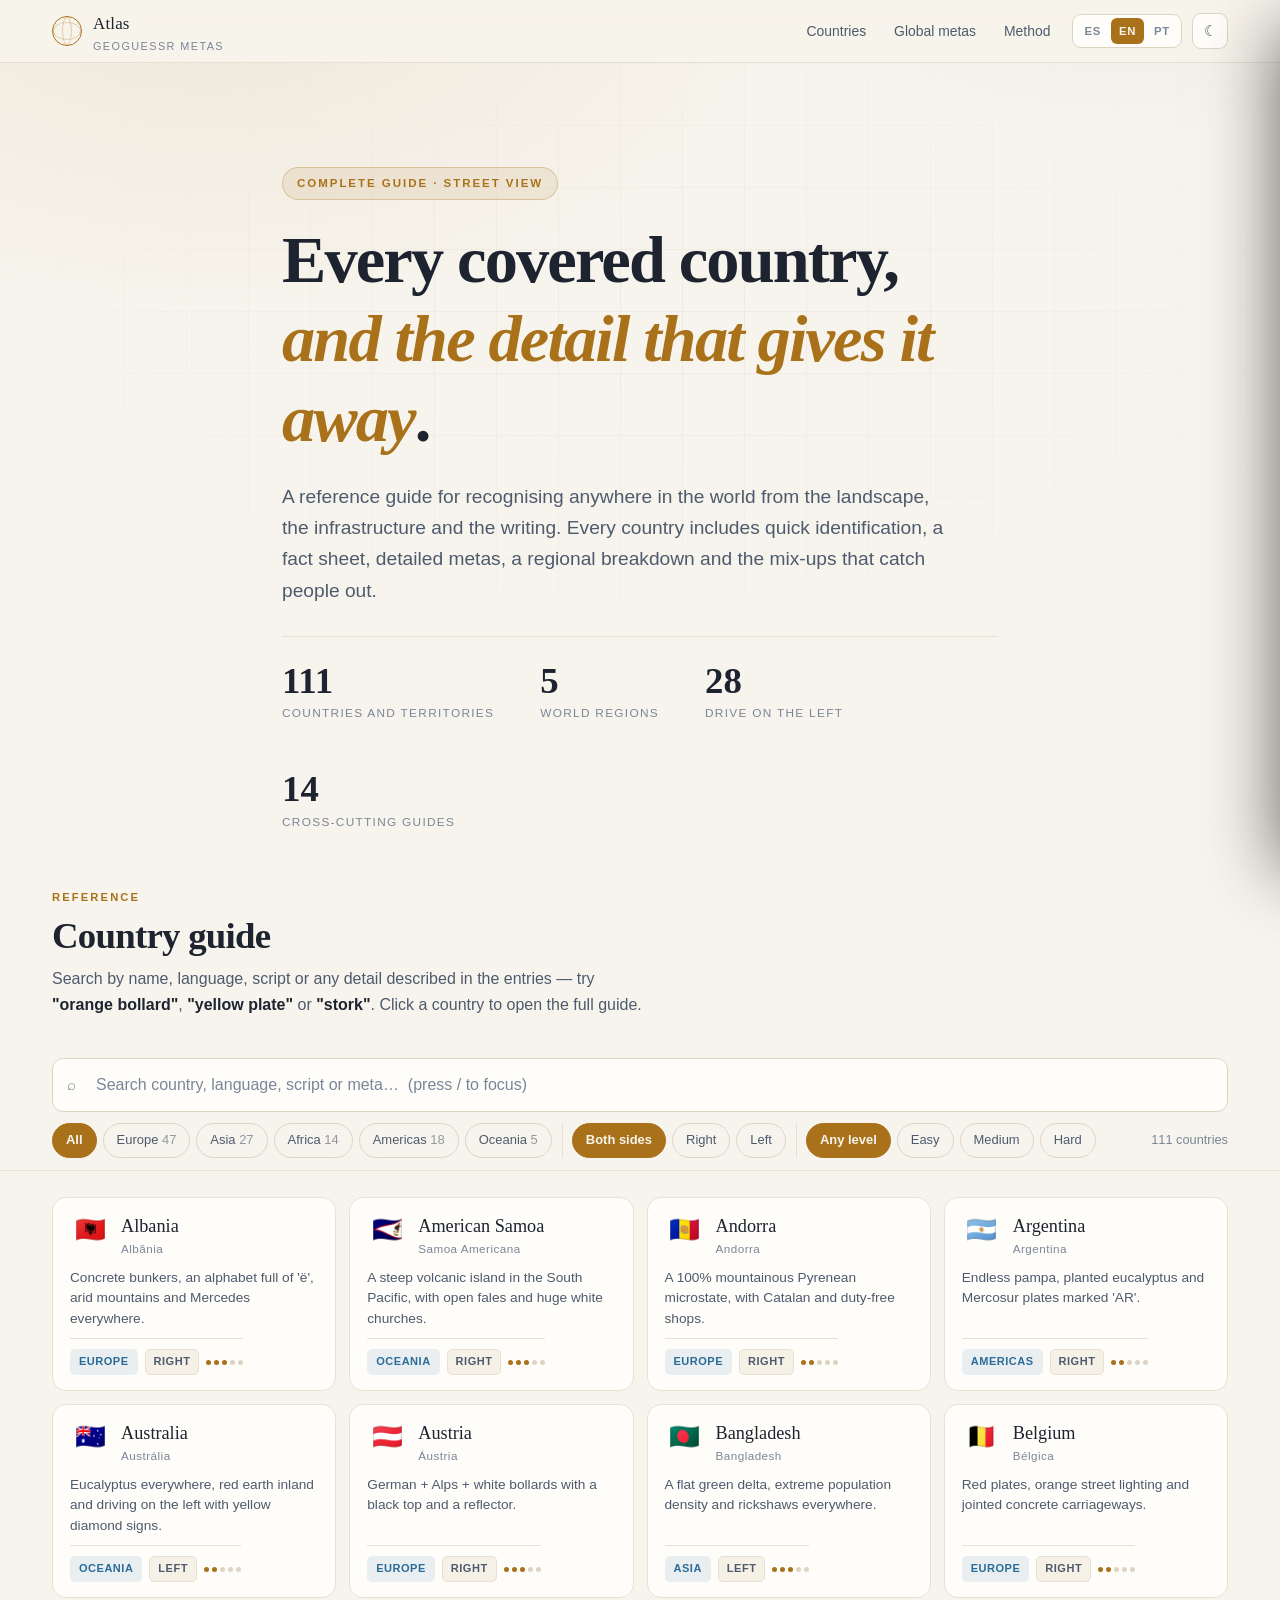
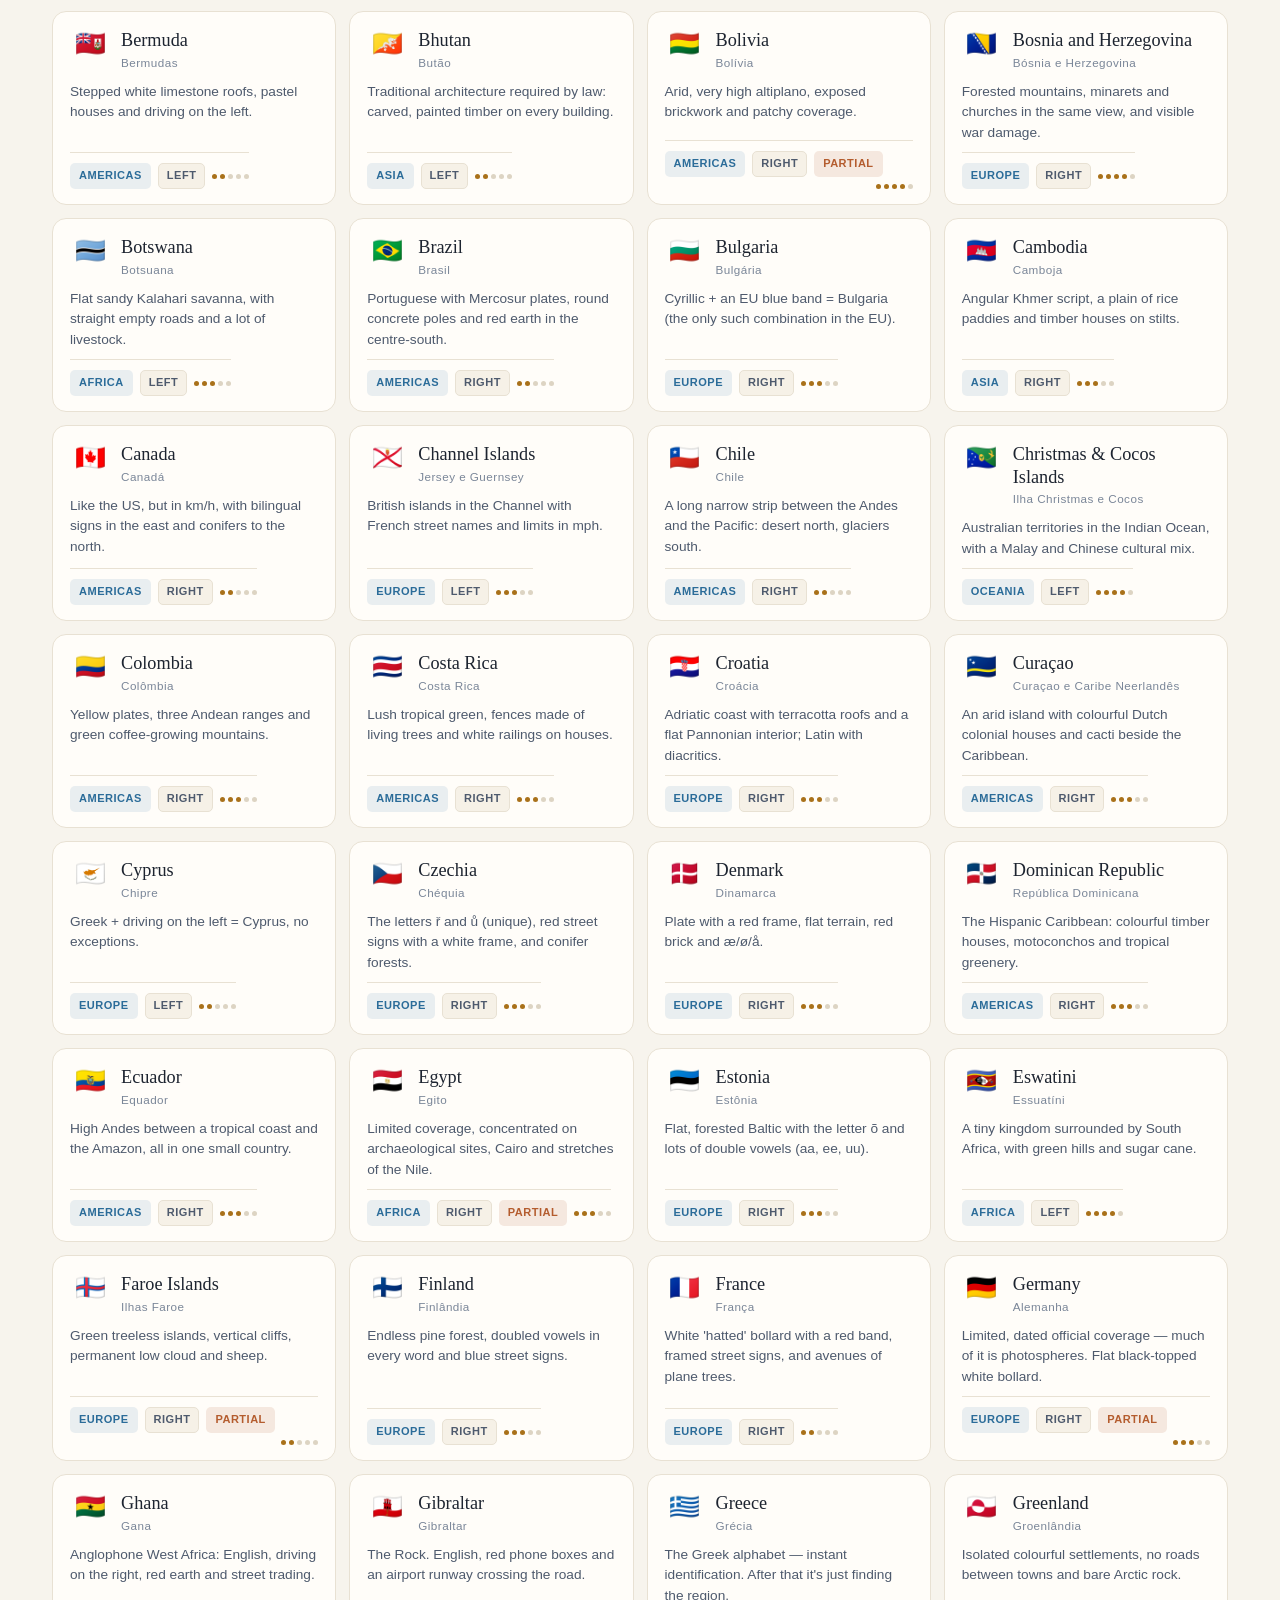
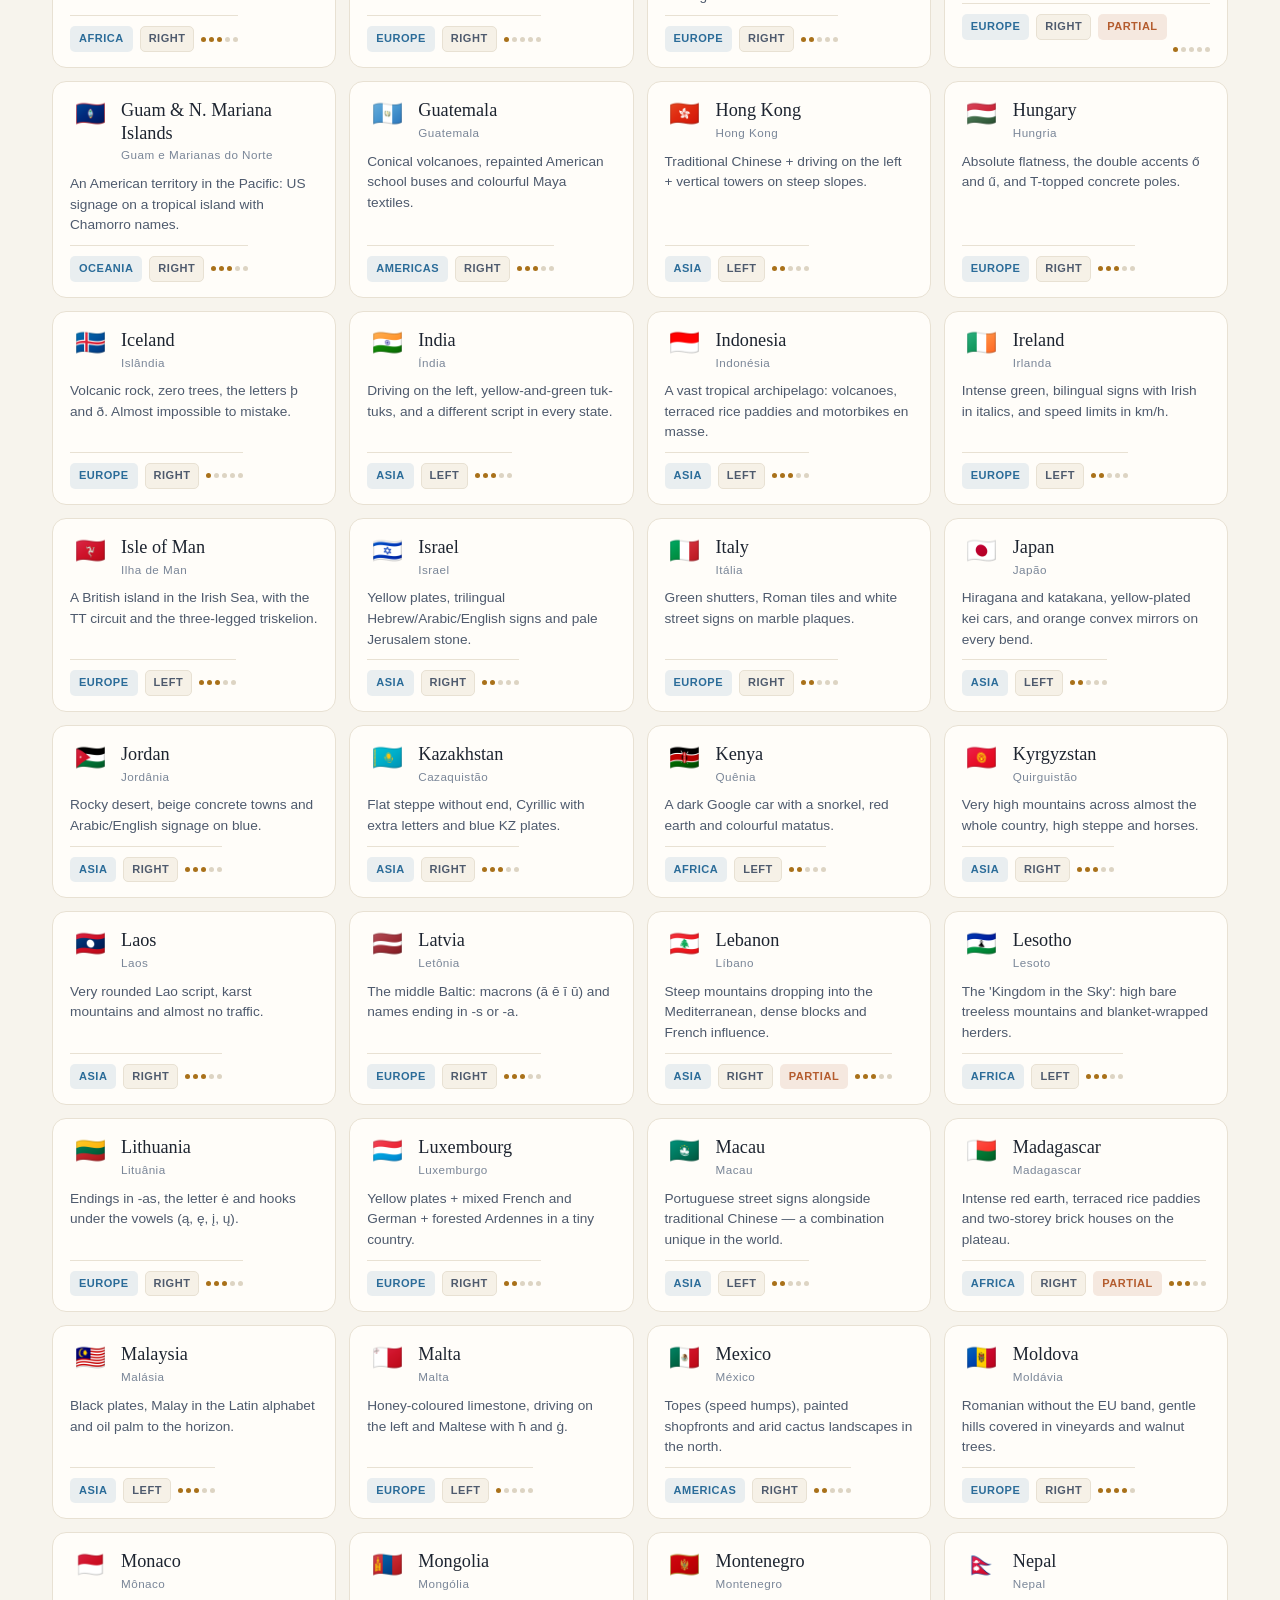
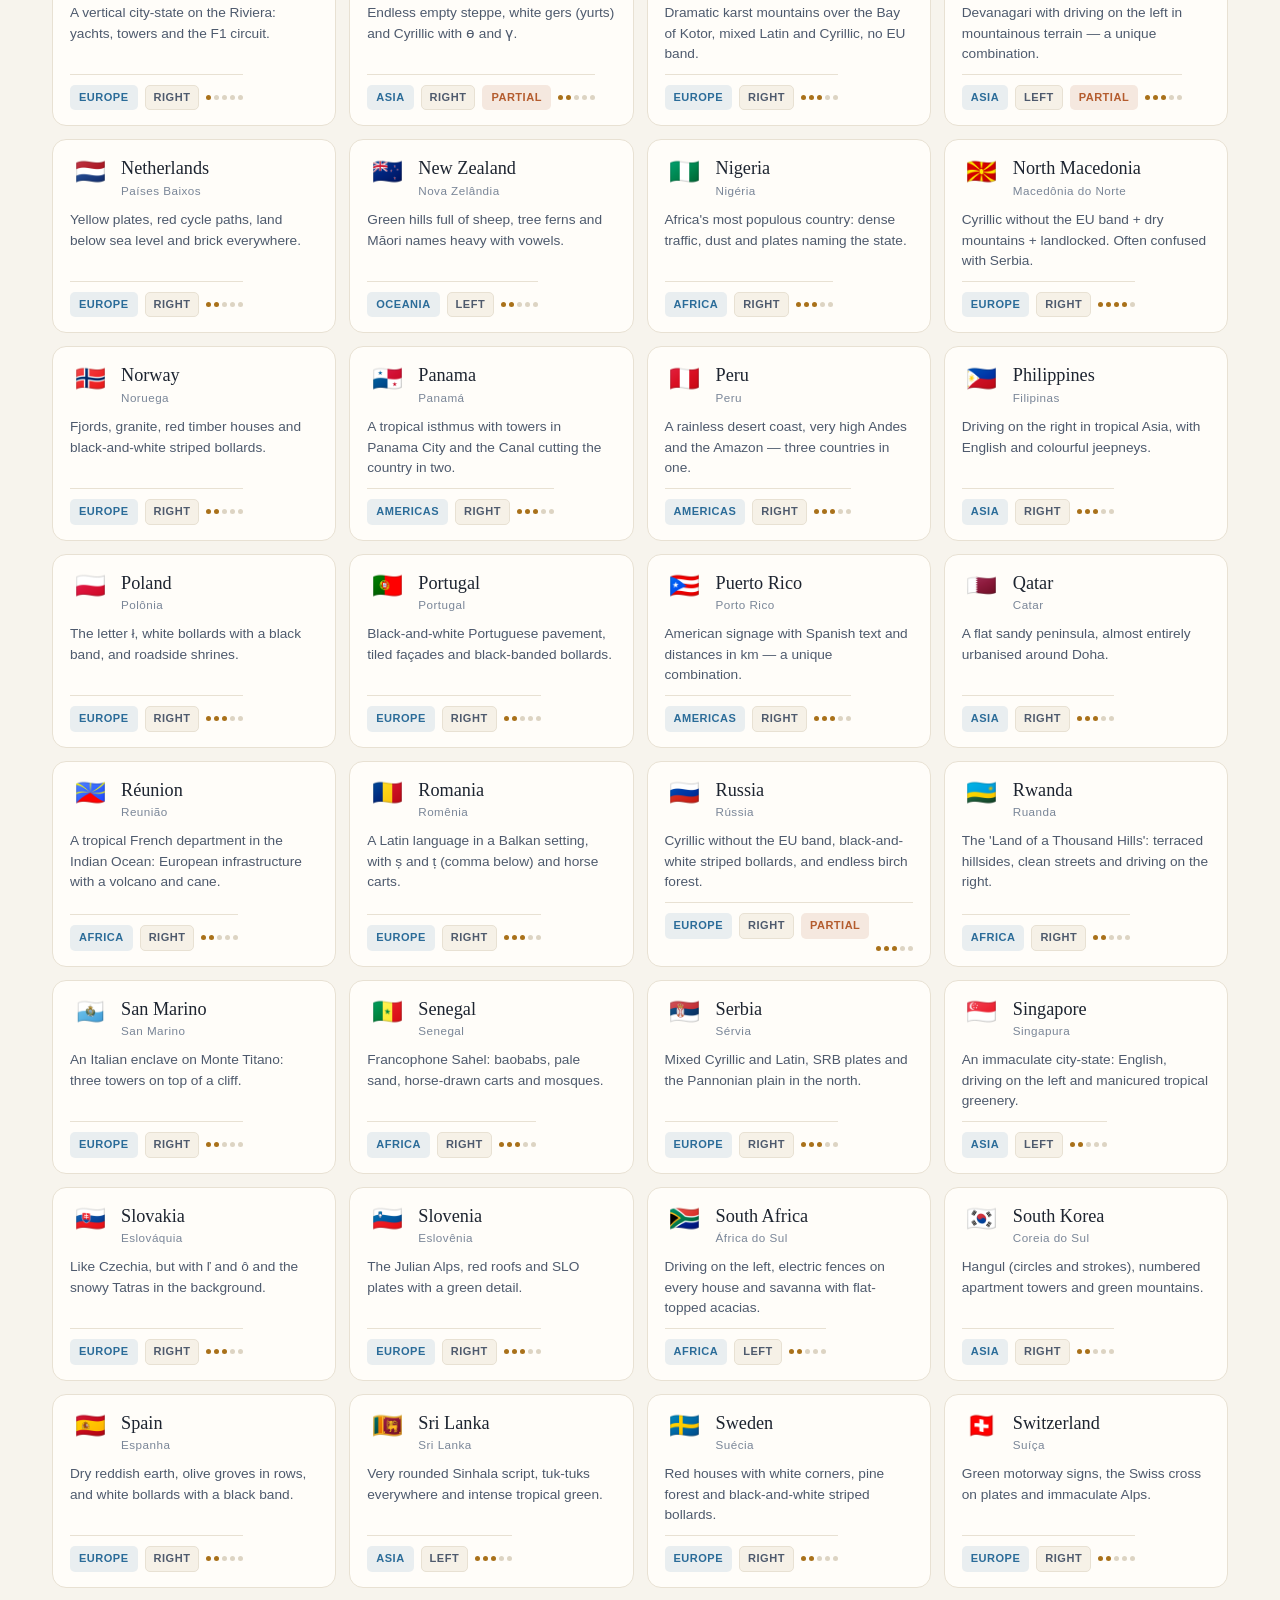
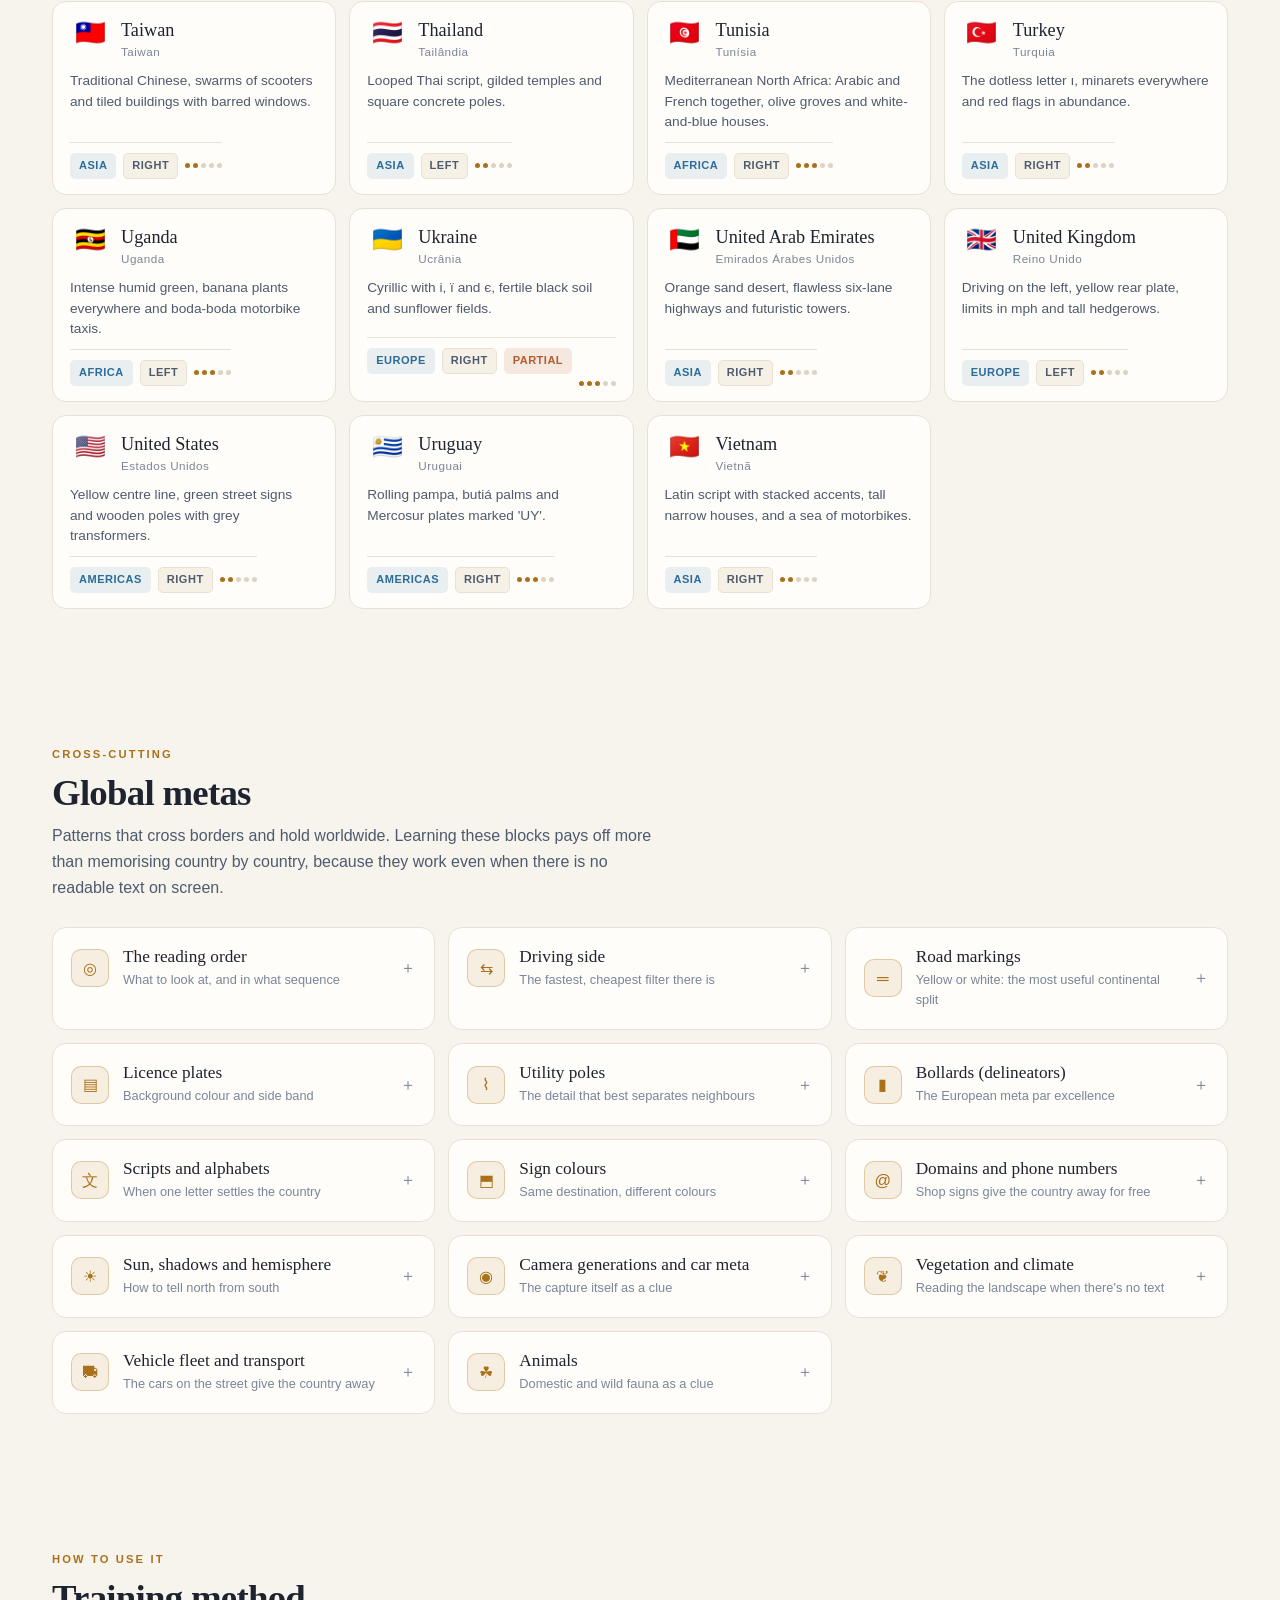
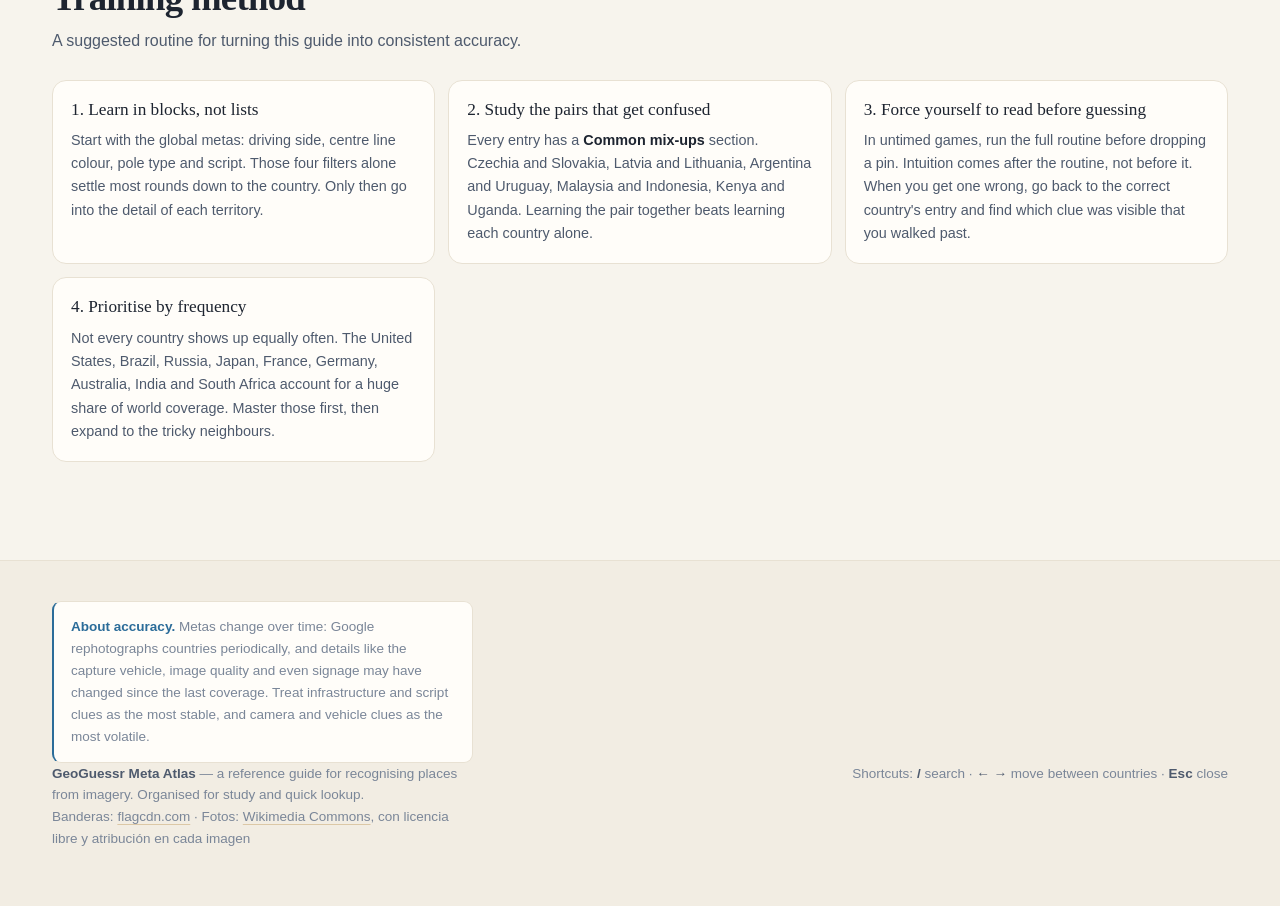
<file: index.html>
<!doctype html>
<html lang="es">
<head>
<meta charset="utf-8">
<meta name="viewport" content="width=device-width, initial-scale=1, viewport-fit=cover">
<title>Atlas de Metas de GeoGuessr</title>
<meta name="description" content="Guía completa de metas de GeoGuessr, país por país.">
<meta name="color-scheme" content="dark light">
<link rel="preconnect" href="https://flagcdn.com">
<link rel="preconnect" href="https://upload.wikimedia.org">
<link rel="stylesheet" href="assets/css/style.css?v=33">
<link rel="icon" href="data:image/svg+xml,<svg xmlns='http://www.w3.org/2000/svg' viewBox='0 0 100 100'><text y='.9em' font-size='90'>🧭</text></svg>">
<script>
  (function(){try{var t=localStorage.getItem('atlas-theme');if(t)document.documentElement.setAttribute('data-theme',t);}catch(e){}})();
</script>
</head>
<body>

<header class="nav">
  <div class="wrap nav__in">
    <a class="brand" href="#topo">
      <span class="brand__mk" aria-hidden="true"></span>
      <span>Atlas<small data-i18n="brandSub">Metas de GeoGuessr</small></span>
    </a>
    <nav class="navlinks" aria-label="•">
      <a href="#paises" data-i18n="navCountries">Países</a>
      <a href="#metas" data-i18n="navMeta">Metas globales</a>
      <a href="#metodo" data-i18n="navMethod">Método</a>
    </nav>
    <div class="langsw" id="langSwitch" role="group" data-i18n-aria="langLabel" aria-label="Idioma"></div>
    <button class="iconbtn" id="theme" type="button" data-i18n-aria="themeLabel" aria-label="Tema">☀</button>
  </div>
</header>

<main id="topo">

  <section class="hero">
    <div class="wrap hero__in">
      <span class="eyebrow" data-i18n="eyebrow">Guía completa · Street View</span>
      <h1><span data-i18n="h1a">Todo país con cobertura,</span> <em data-i18n="h1b">y el detalle que lo delata</em>.</h1>
      <p class="hero__lead" data-i18n="lead"></p>
      <div class="stats">
        <div class="stat"><b id="statCountries">—</b><span data-i18n="statCountries"></span></div>
        <div class="stat"><b id="statRegions">—</b><span data-i18n="statRegions"></span></div>
        <div class="stat"><b id="statLeft">—</b><span data-i18n="statLeft"></span></div>
        <div class="stat"><b id="statGuides">—</b><span data-i18n="statGuides"></span></div>
      </div>
    </div>
  </section>

  <section class="sec" id="paises" style="padding-top:8px">
    <div class="wrap">
      <div class="sechead">
        <div class="sechead__k" data-i18n="kRef"></div>
        <h2 data-i18n="h2Countries"></h2>
        <p data-i18n-html="descCountries"></p>
      </div>
    </div>

    <div class="controls">
      <div class="wrap">
        <div class="search">
          <span class="search__ic" aria-hidden="true">⌕</span>
          <label for="q" style="position:absolute;left:-9999px" data-i18n="searchLabel">Buscar</label>
          <input id="q" type="search" data-i18n-ph="searchPlaceholder" autocomplete="off" spellcheck="false">
          <button class="search__x" id="clearQ" type="button" data-i18n-aria="clearLabel" aria-label="Limpiar">✕</button>
        </div>
        <div class="filters">
          <div class="fgroup" id="fRegion"></div>
          <div class="fgroup">
            <button class="chip" data-k="side" data-v="all" aria-pressed="true" data-i18n="fSideAll"></button>
            <button class="chip" data-k="side" data-v="Direita" aria-pressed="false" data-i18n="fRight"></button>
            <button class="chip" data-k="side" data-v="Esquerda" aria-pressed="false" data-i18n="fLeft"></button>
          </div>
          <div class="fgroup">
            <button class="chip" data-k="dif" data-v="all" aria-pressed="true" data-i18n="fDifAll"></button>
            <button class="chip" data-k="dif" data-v="easy" aria-pressed="false" data-i18n="fEasy"></button>
            <button class="chip" data-k="dif" data-v="mid" aria-pressed="false" data-i18n="fMid"></button>
            <button class="chip" data-k="dif" data-v="hard" aria-pressed="false" data-i18n="fHard"></button>
          </div>
          <span class="count" id="count">—</span>
        </div>
      </div>
    </div>

    <div class="wrap"><div class="grid" id="grid"></div></div>
  </section>

  <section class="sec" id="metas">
    <div class="wrap">
      <div class="sechead">
        <div class="sechead__k" data-i18n="kCross"></div>
        <h2 data-i18n="h2Meta"></h2>
        <p data-i18n="descMeta"></p>
      </div>
      <div class="gcards" id="guides"></div>
    </div>
  </section>

  <section class="sec" id="metodo">
    <div class="wrap">
      <div class="sechead">
        <div class="sechead__k" data-i18n="kHow"></div>
        <h2 data-i18n="h2Method"></h2>
        <p data-i18n="descMethod"></p>
      </div>
      <div class="gcards">
        <article class="gcard"><div class="gcard__flat">
          <div class="gcard__t" data-i18n="m1t"></div>
          <p data-i18n-html="m1b"></p>
        </div></article>
        <article class="gcard"><div class="gcard__flat">
          <div class="gcard__t" data-i18n="m2t"></div>
          <p data-i18n-html="m2b"></p>
        </div></article>
        <article class="gcard"><div class="gcard__flat">
          <div class="gcard__t" data-i18n="m3t"></div>
          <p data-i18n-html="m3b"></p>
        </div></article>
        <article class="gcard"><div class="gcard__flat">
          <div class="gcard__t" data-i18n="m4t"></div>
          <p data-i18n-html="m4b"></p>
        </div></article>
      </div>
    </div>
  </section>

</main>

<footer class="foot">
  <div class="wrap">
    <p class="note"><b data-i18n="noteT"></b> <span data-i18n="noteB"></span></p>
    <div class="foot__in">
      <p><b data-i18n="footT"></b> — <span data-i18n="footB"></span></p>
      <p class="foot__sc">
        <span data-i18n="shortcuts"></span>
        <b>/</b> <span data-i18n="scSearch"></span> ·
        <b>←</b> <b>→</b> <span data-i18n="scNav"></span> ·
        <b>Esc</b> <span data-i18n="scClose"></span>
      </p>
    </div>
    <p class="credit">Banderas: <a href="https://flagcdn.com" rel="noopener">flagcdn.com</a> · Fotos: <a href="https://commons.wikimedia.org" rel="noopener">Wikimedia Commons</a>, con licencia libre y atribución en cada imagen</p>
  </div>
</footer>

<div class="scrim" id="scrim"></div>
<aside class="panel" id="panel" role="dialog" aria-modal="true" aria-hidden="true" aria-labelledby="panelTitle">
  <div class="panel__hd" id="panelHead"></div>
  <div class="panel__bd" id="panelBody"></div>
</aside>

<button class="totop" id="totop" type="button" data-i18n-aria="topLabel" aria-label="Top">↑</button>

<script src="assets/js/data-europe.js?v=33"></script>
<script src="assets/js/data-asia.js?v=33"></script>
<script src="assets/js/data-africa.js?v=33"></script>
<script src="assets/js/data-americas.js?v=33"></script>
<script src="assets/js/data-oceania.js?v=33"></script>
<script src="assets/js/data-extra.js?v=33"></script>
<script src="assets/js/guides.js?v=33"></script>
<script src="assets/js/guides-i18n.js?v=33"></script>
<script src="assets/js/guide-images.js?v=33"></script>
<script src="assets/js/plate-images.js?v=33"></script>
<script src="assets/js/country-shots.js?v=33"></script>
<script src="assets/js/i18n-ui.js?v=33"></script>
<script src="assets/js/i18n-es.js?v=33"></script>
<script src="assets/js/i18n-en.js?v=33"></script>
<script src="assets/js/app.js?v=33"></script>
</body>
</html>
</file>
<file: assets/css/style.css>
/* ============================================================
   ATLAS — Guia de Metas por País
   Paleta "atlas": tinta profunda + latão, ou papel + tinta.
   ============================================================ */

:root {
  --font-display: "Iowan Old Style", "Palatino Linotype", Palatino, "Book Antiqua", Georgia, serif;
  --font-sans: -apple-system, BlinkMacSystemFont, "Segoe UI", Roboto, Helvetica, Arial, sans-serif;
  --font-mono: ui-monospace, SFMono-Regular, "SF Mono", Menlo, Consolas, monospace;

  --max: 1240px;
  --radius: 14px;
  --radius-sm: 9px;
  --ease: cubic-bezier(.22, .61, .36, 1);

  /* dark (padrão) */
  --bg: #0a0e16;
  --bg-2: #0e1420;
  --surface: #141c2b;
  --surface-2: #1a2434;
  --hair: #263349;
  --hair-soft: #1c2637;
  --txt: #e8eef7;
  --txt-2: #a9b7cc;
  --txt-3: #71829b;
  --accent: #e0a94a;
  --accent-soft: rgba(224, 169, 74, .13);
  --accent-line: rgba(224, 169, 74, .34);
  --cool: #5ba7d8;
  --cool-soft: rgba(91, 167, 216, .13);
  --good: #56c08d;
  --warn: #dd8c62;
  --shadow: 0 1px 2px rgba(0,0,0,.4), 0 12px 34px -14px rgba(0,0,0,.75);
  --glow: 0 0 0 1px var(--accent-line), 0 18px 46px -20px rgba(224,169,74,.4);
}

:root[data-theme="light"] {
  --bg: #f7f4ed;
  --bg-2: #f2ede3;
  --surface: #fffdf9;
  --surface-2: #f6f1e7;
  --hair: #ddd4c3;
  --hair-soft: #e8e1d3;
  --txt: #1d2430;
  --txt-2: #4e5a6d;
  --txt-3: #7a8698;
  --accent: #a9711a;
  --accent-soft: rgba(169, 113, 26, .1);
  --accent-line: rgba(169, 113, 26, .3);
  --cool: #2b6c99;
  --cool-soft: rgba(43, 108, 153, .1);
  --good: #2f8259;
  --warn: #b45c2e;
  --shadow: 0 1px 2px rgba(60,45,20,.06), 0 12px 30px -16px rgba(60,45,20,.28);
  --glow: 0 0 0 1px var(--accent-line), 0 18px 40px -22px rgba(169,113,26,.42);
}

@media (prefers-color-scheme: light) {
  :root:not([data-theme="dark"]) {
    --bg: #f7f4ed; --bg-2: #f2ede3; --surface: #fffdf9; --surface-2: #f6f1e7;
    --hair: #ddd4c3; --hair-soft: #e8e1d3;
    --txt: #1d2430; --txt-2: #4e5a6d; --txt-3: #7a8698;
    --accent: #a9711a; --accent-soft: rgba(169,113,26,.1); --accent-line: rgba(169,113,26,.3);
    --cool: #2b6c99; --cool-soft: rgba(43,108,153,.1);
    --good: #2f8259; --warn: #b45c2e;
    --shadow: 0 1px 2px rgba(60,45,20,.06), 0 12px 30px -16px rgba(60,45,20,.28);
    --glow: 0 0 0 1px var(--accent-line), 0 18px 40px -22px rgba(169,113,26,.42);
  }
}

* { box-sizing: border-box; }

html { scroll-behavior: smooth; }
@media (prefers-reduced-motion: reduce) {
  html { scroll-behavior: auto; }
  *, *::before, *::after { animation-duration: .01ms !important; transition-duration: .01ms !important; }
}

body {
  margin: 0;
  background: var(--bg);
  color: var(--txt);
  font-family: var(--font-sans);
  font-size: 16px;
  line-height: 1.62;
  -webkit-font-smoothing: antialiased;
  overflow-wrap: break-word;
}

body.is-locked { overflow: hidden; }

h1, h2, h3, h4 { font-family: var(--font-display); font-weight: 600; line-height: 1.2; margin: 0; letter-spacing: -.01em; }
p { margin: 0 0 1em; }
a { color: var(--accent); text-decoration-color: var(--accent-line); text-underline-offset: 3px; }
b, strong { color: var(--txt); font-weight: 650; }
:focus-visible { outline: 2px solid var(--accent); outline-offset: 3px; border-radius: 4px; }

.wrap { max-width: var(--max); margin: 0 auto; padding: 0 clamp(16px, 4vw, 32px); }

/* ---------- Nav ---------- */
.nav {
  position: sticky; top: 0; z-index: 60;
  background: color-mix(in srgb, var(--bg) 86%, transparent);
  backdrop-filter: saturate(1.6) blur(14px);
  -webkit-backdrop-filter: saturate(1.6) blur(14px);
  border-bottom: 1px solid var(--hair-soft);
}
.nav__in { display: flex; align-items: center; gap: 10px; height: 62px; }
.brand { display: flex; align-items: center; gap: 11px; font-family: var(--font-display); font-size: 1.06rem; letter-spacing: .01em; text-decoration: none; color: var(--txt); margin-right: auto; }
.brand__mk {
  width: 30px; height: 30px; flex: none; border-radius: 50%;
  border: 1.5px solid var(--accent); position: relative; display: grid; place-items: center;
}
.brand__mk::before, .brand__mk::after {
  content: ""; position: absolute; border-radius: 50%; border: 1px solid var(--accent-line);
}
.brand__mk::before { inset: 5px 0; }
.brand__mk::after { inset: 0 9px; }
.brand small { color: var(--txt-3); font-family: var(--font-sans); font-size: .68rem; letter-spacing: .13em; text-transform: uppercase; display: block; line-height: 1; margin-top: 3px; }

.navlinks { display: flex; gap: 4px; }
.navlinks a {
  color: var(--txt-2); text-decoration: none; font-size: .87rem; padding: 7px 12px;
  border-radius: 8px; transition: color .18s, background .18s;
}
.navlinks a:hover { color: var(--txt); background: var(--surface); }

/* selector de idioma */
.langsw {
  display: flex; gap: 2px; padding: 3px; border-radius: 9px;
  background: var(--surface); border: 1px solid var(--hair); flex: none;
}
.langbtn {
  font: inherit; font-size: .71rem; font-weight: 600; letter-spacing: .06em; cursor: pointer;
  background: none; border: 0; color: var(--txt-3); padding: 4px 8px; border-radius: 6px;
  transition: color .16s, background .16s;
}
.langbtn:hover { color: var(--txt); }
.langbtn[aria-pressed="true"] { background: var(--accent); color: var(--bg); }
:root[data-theme="light"] .langbtn[aria-pressed="true"] { color: #fffdf9; }

.gcard__flat { padding: 18px; }
.gcard__flat p { color: var(--txt-2); font-size: .9rem; margin: 8px 0 0; }
.foot__sc { text-align: right; }
.credit { margin: 18px 0 0; font-size: .75rem; color: var(--txt-3); }
.credit a { color: var(--txt-3); }

.iconbtn {
  width: 36px; height: 36px; flex: none; display: grid; place-items: center; cursor: pointer;
  background: var(--surface); color: var(--txt-2); border: 1px solid var(--hair);
  border-radius: 9px; font-size: .95rem; transition: all .18s var(--ease);
}
.iconbtn:hover { color: var(--accent); border-color: var(--accent-line); transform: translateY(-1px); }

/* ---------- Hero ---------- */
.hero { position: relative; padding: clamp(56px, 9vw, 104px) 0 clamp(30px, 4vw, 46px); overflow: hidden; }
.hero::before {
  content: ""; position: absolute; inset: -40% -10% auto; height: 150%;
  background:
    radial-gradient(58% 44% at 22% 18%, var(--accent-soft), transparent 66%),
    radial-gradient(48% 40% at 82% 8%, var(--cool-soft), transparent 62%);
  pointer-events: none;
}
.hero::after {
  content: ""; position: absolute; inset: 0; pointer-events: none; opacity: .5;
  background-image: linear-gradient(var(--hair-soft) 1px, transparent 1px), linear-gradient(90deg, var(--hair-soft) 1px, transparent 1px);
  background-size: 62px 62px;
  mask-image: radial-gradient(78% 62% at 50% 32%, #000 12%, transparent 74%);
  -webkit-mask-image: radial-gradient(78% 62% at 50% 32%, #000 12%, transparent 74%);
}
.hero__in { position: relative; z-index: 1; max-width: 780px; }
.eyebrow {
  display: inline-flex; align-items: center; gap: 9px; font-size: .72rem; letter-spacing: .17em;
  text-transform: uppercase; color: var(--accent); margin-bottom: 20px;
  border: 1px solid var(--accent-line); background: var(--accent-soft);
  padding: 6px 14px; border-radius: 100px; font-weight: 600;
}
.hero h1 { font-size: clamp(2.5rem, 6.4vw, 4.15rem); letter-spacing: -.028em; margin-bottom: .34em; }
.hero h1 em { font-style: italic; color: var(--accent); }
.hero__lead { font-size: clamp(1.02rem, 2vw, 1.2rem); color: var(--txt-2); max-width: 63ch; margin-bottom: 30px; }

.stats { display: flex; flex-wrap: wrap; gap: clamp(20px, 5vw, 46px); padding-top: 26px; border-top: 1px solid var(--hair-soft); }
.stat b { display: block; font-family: var(--font-display); font-size: clamp(1.7rem, 3.4vw, 2.3rem); line-height: 1; color: var(--txt); }
.stat span { font-size: .74rem; letter-spacing: .11em; text-transform: uppercase; color: var(--txt-3); }

/* ---------- Section head ---------- */
.sec { padding: clamp(40px, 6vw, 68px) 0; scroll-margin-top: 74px; }
.sechead { margin-bottom: 26px; }
.sechead__k { font-size: .7rem; letter-spacing: .19em; text-transform: uppercase; color: var(--accent); font-weight: 600; }
.sechead h2 { font-size: clamp(1.6rem, 3.6vw, 2.3rem); margin: 8px 0 8px; letter-spacing: -.02em; }
.sechead p { color: var(--txt-2); max-width: 68ch; margin: 0; }

/* ---------- Controles ---------- */
.controls {
  position: sticky; top: 62px; z-index: 40; padding: 14px 0 12px;
  background: color-mix(in srgb, var(--bg) 92%, transparent);
  backdrop-filter: blur(12px); -webkit-backdrop-filter: blur(12px);
  border-bottom: 1px solid var(--hair-soft); margin-bottom: 26px;
}
.search { position: relative; margin-bottom: 11px; }
.search input {
  width: 100%; font: inherit; font-size: 1rem; color: var(--txt);
  background: var(--surface); border: 1px solid var(--hair); border-radius: 11px;
  padding: 13px 44px 13px 43px; transition: border-color .18s, box-shadow .18s;
}
.search input::placeholder { color: var(--txt-3); }
.search input:focus { outline: none; border-color: var(--accent-line); box-shadow: 0 0 0 3px var(--accent-soft); }
.search__ic { position: absolute; left: 15px; top: 50%; transform: translateY(-50%); color: var(--txt-3); pointer-events: none; font-size: .95rem; }
.search__x {
  position: absolute; right: 8px; top: 50%; transform: translateY(-50%);
  border: 0; background: none; color: var(--txt-3); cursor: pointer; font-size: 1.15rem;
  width: 30px; height: 30px; border-radius: 7px; display: none;
}
.search__x:hover { color: var(--txt); background: var(--surface-2); }
.search.has-val .search__x { display: block; }

.filters { display: flex; flex-wrap: wrap; gap: 7px; align-items: center; }
.fgroup { display: flex; flex-wrap: wrap; gap: 6px; align-items: center; }
.fgroup + .fgroup { padding-left: 9px; margin-left: 3px; border-left: 1px solid var(--hair-soft); }
.chip {
  font: inherit; font-size: .81rem; cursor: pointer; white-space: nowrap;
  background: transparent; color: var(--txt-2); border: 1px solid var(--hair);
  padding: 6px 13px; border-radius: 100px; transition: all .16s var(--ease);
}
.chip:hover { color: var(--txt); border-color: var(--txt-3); }
.chip[aria-pressed="true"] { background: var(--accent); border-color: var(--accent); color: var(--bg); font-weight: 600; }
:root[data-theme="light"] .chip[aria-pressed="true"] { color: #fffdf9; }
.count { margin-left: auto; font-size: .8rem; color: var(--txt-3); font-variant-numeric: tabular-nums; white-space: nowrap; }

/* ---------- Grid de países ---------- */
.grid { display: grid; gap: 13px; grid-template-columns: repeat(auto-fill, minmax(268px, 1fr)); }

.card {
  position: relative; display: flex; flex-direction: column; gap: 9px; text-align: left;
  font: inherit; color: inherit; cursor: pointer;
  background: var(--surface); border: 1px solid var(--hair-soft); border-radius: var(--radius);
  padding: 17px 17px 15px; transition: transform .2s var(--ease), box-shadow .2s var(--ease), border-color .2s;
}
.card::after {
  content: ""; position: absolute; inset: 0; border-radius: var(--radius);
  background: linear-gradient(140deg, var(--accent-soft), transparent 46%);
  opacity: 0; transition: opacity .2s; pointer-events: none;
}
.card:hover { transform: translateY(-3px); border-color: var(--accent-line); box-shadow: var(--shadow); }
.card:hover::after { opacity: 1; }
.card__top { display: flex; align-items: flex-start; gap: 11px; }
.card__fl {
  flex: none; width: 40px; height: 30px; object-fit: cover; border-radius: 3px;
  box-shadow: 0 0 0 1px var(--hair-soft), 0 1px 3px rgba(0,0,0,.28); background: var(--surface-2);
}
.flag--emoji {
  display: grid; place-items: center; font-size: 1.55rem; line-height: 1;
  box-shadow: none; background: none; width: 40px; height: 30px;
}
.card__top > span:last-child { min-width: 0; }
.card__nm { display: block; font-family: var(--font-display); font-size: 1.14rem; line-height: 1.24; }
.card__en { display: block; font-size: .73rem; color: var(--txt-3); letter-spacing: .04em; margin-top: 2px; }
.card__tl { display: block; font-size: .855rem; color: var(--txt-2); line-height: 1.5; flex: 1; }
.card__tl b { color: var(--txt); font-weight: 600; }
.card__ft { display: flex; align-items: center; gap: 7px; flex-wrap: wrap; padding-top: 10px; border-top: 1px solid var(--hair-soft); }

.tag {
  font-size: .69rem; letter-spacing: .045em; text-transform: uppercase; font-weight: 600;
  padding: 3px 8px; border-radius: 5px; background: var(--surface-2); color: var(--txt-3);
  border: 1px solid var(--hair-soft); white-space: nowrap;
}
.tag--rg { color: var(--cool); background: var(--cool-soft); border-color: transparent; }
.tag--sd { color: var(--txt-2); }
.tag--pt { color: var(--warn); border-color: transparent; background: color-mix(in srgb, var(--warn) 13%, transparent); }

.dots { display: flex; gap: 3px; margin-left: auto; align-items: center; }
.dots i { width: 5px; height: 5px; border-radius: 50%; background: var(--hair); display: block; }
.dots i.on { background: var(--accent); }

.empty { text-align: center; padding: 66px 20px; color: var(--txt-3); }
.empty b { display: block; font-family: var(--font-display); font-size: 1.28rem; color: var(--txt); margin-bottom: 7px; }

/* ---------- Guias ---------- */
.gcards { display: grid; gap: 13px; grid-template-columns: repeat(auto-fill, minmax(320px, 1fr)); }
.gcard {
  background: var(--surface); border: 1px solid var(--hair-soft); border-radius: var(--radius);
  overflow: hidden; transition: border-color .2s;
}
.gcard:hover { border-color: var(--hair); }
.gcard__b {
  width: 100%; display: flex; align-items: center; gap: 14px; text-align: left; cursor: pointer;
  font: inherit; color: inherit; background: none; border: 0; padding: 18px;
}
.gcard__ic {
  width: 38px; height: 38px; flex: none; display: grid; place-items: center; border-radius: 10px;
  background: var(--accent-soft); color: var(--accent); font-size: 1.02rem;
  border: 1px solid var(--accent-line);
}
.gcard__b > span:nth-child(2) { min-width: 0; }
.gcard__t { display: block; font-family: var(--font-display); font-size: 1.08rem; line-height: 1.28; }
.gcard__s { display: block; font-size: .8rem; color: var(--txt-3); margin-top: 2px; }
.gcard__x { margin-left: auto; color: var(--txt-3); transition: transform .25s var(--ease); flex: none; }
.gcard.open .gcard__x { transform: rotate(45deg); }
.gcard__body { display: none; padding: 0 18px 18px; border-top: 1px solid var(--hair-soft); margin-top: -1px; }
.gcard.open .gcard__body { display: block; animation: fade .3s var(--ease); }
.gcard__intro { color: var(--txt-2); font-size: .9rem; padding-top: 15px; margin-bottom: 4px; }
/* galería de imágenes dentro de una guía */
.gshots {
  display: grid; gap: 10px; margin: 14px 0 4px;
  grid-template-columns: repeat(auto-fit, minmax(190px, 1fr));
}
.gshot { margin: 0; background: var(--surface-2); border: 1px solid var(--hair-soft); border-radius: var(--radius-sm); overflow: hidden; }
.gshot img { display: block; width: 100%; height: 138px; object-fit: cover; background: var(--surface); }
.gshot figcaption { padding: 8px 10px 9px; font-size: .78rem; line-height: 1.45; color: var(--txt-2); }
.gshot__by { display: block; margin-top: 4px; font-size: .68rem; color: var(--txt-3); text-decoration: none; }
.gshot__by:hover { color: var(--accent); text-decoration: underline; }

.gitem { padding: 13px 0; border-top: 1px dashed var(--hair-soft); }
.gitem b { display: block; font-size: .88rem; color: var(--accent); margin-bottom: 3px; font-weight: 600; }
.gitem span { font-size: .875rem; color: var(--txt-2); line-height: 1.58; }

@keyframes fade { from { opacity: 0; transform: translateY(-5px); } to { opacity: 1; transform: none; } }

/* ---------- Painel de detalhe ---------- */
.scrim {
  position: fixed; inset: 0; z-index: 80; background: rgba(4, 7, 12, .68);
  backdrop-filter: blur(4px); -webkit-backdrop-filter: blur(4px);
  opacity: 0; pointer-events: none; transition: opacity .28s var(--ease);
}
.scrim.on { opacity: 1; pointer-events: auto; }

.panel {
  position: fixed; z-index: 90; top: 0; right: 0; bottom: 0; width: min(760px, 100%);
  background: var(--bg-2); border-left: 1px solid var(--hair);
  transform: translateX(100%); transition: transform .34s var(--ease);
  display: flex; flex-direction: column; box-shadow: -30px 0 70px -30px rgba(0,0,0,.6);
}
.panel.on { transform: none; }

.panel__hd {
  position: sticky; top: 0; z-index: 2; padding: 20px clamp(18px, 3.4vw, 32px) 16px;
  background: var(--bg-2); border-bottom: 1px solid var(--hair-soft);
  display: flex; align-items: flex-start; gap: 15px;
}
.panel__fl {
  flex: none; width: 58px; height: 43px; object-fit: cover; border-radius: 4px;
  box-shadow: 0 0 0 1px var(--hair), 0 2px 8px rgba(0,0,0,.32); background: var(--surface-2);
}
.panel__fl.flag--emoji { font-size: 2.3rem; width: 58px; height: 43px; box-shadow: none; background: none; }
.panel__hh { flex: 1; min-width: 0; }
.panel__hh h3 { font-size: clamp(1.5rem, 3.6vw, 2rem); letter-spacing: -.02em; }
.panel__hh .sub { font-size: .8rem; color: var(--txt-3); letter-spacing: .05em; }
.panel__x {
  flex: none; width: 36px; height: 36px; border-radius: 9px; cursor: pointer; font-size: 1.15rem;
  background: var(--surface); border: 1px solid var(--hair); color: var(--txt-2); display: grid; place-items: center;
  transition: all .18s;
}
.panel__x:hover { color: var(--txt); border-color: var(--txt-3); }
.panel__bd { flex: 1; overflow-y: auto; padding: 22px clamp(18px, 3.4vw, 32px) 60px; overscroll-behavior: contain; }

.tldr {
  font-family: var(--font-display); font-size: 1.14rem; line-height: 1.5; color: var(--txt);
  border-left: 2px solid var(--accent); padding: 3px 0 3px 16px; margin-bottom: 24px;
}
.tldr b { color: var(--accent); font-weight: 600; }

.blk { margin-bottom: 26px; }
.blk__t {
  font-size: .71rem; letter-spacing: .17em; text-transform: uppercase; color: var(--accent);
  font-weight: 700; margin-bottom: 12px; display: flex; align-items: center; gap: 10px;
}
.blk__t::after { content: ""; height: 1px; flex: 1; background: var(--hair-soft); }

.qlist { list-style: none; margin: 0; padding: 0; display: grid; gap: 9px; }
.qlist li {
  display: flex; gap: 12px; align-items: flex-start; font-size: .92rem; color: var(--txt-2);
  background: var(--surface); border: 1px solid var(--hair-soft); border-radius: var(--radius-sm);
  padding: 12px 14px; line-height: 1.52;
}
.qlist li::before {
  content: counter(qi); counter-increment: qi;
  flex: none; width: 21px; height: 21px; border-radius: 50%; display: grid; place-items: center;
  background: var(--accent-soft); color: var(--accent); font-size: .7rem; font-weight: 700;
  border: 1px solid var(--accent-line); margin-top: 1px;
}
.qlist { counter-reset: qi; }

.facts { display: grid; gap: 1px; background: var(--hair-soft); border: 1px solid var(--hair-soft); border-radius: var(--radius-sm); overflow: hidden; grid-template-columns: repeat(auto-fit, minmax(210px, 1fr)); }
.fact { background: var(--surface); padding: 12px 14px; }
.fact dt { font-size: .68rem; letter-spacing: .13em; text-transform: uppercase; color: var(--txt-3); margin-bottom: 3px; }
.fact dd { margin: 0; font-size: .89rem; color: var(--txt); line-height: 1.45; }

.meta { display: grid; gap: 10px; }
.mrow {
  display: grid; grid-template-columns: 128px 1fr; gap: 16px; align-items: start;
  padding: 13px 0; border-bottom: 1px dashed var(--hair-soft);
}
.mrow:last-child { border-bottom: 0; }
.mrow dt { font-size: .8rem; font-weight: 650; color: var(--txt); padding-top: 1px; }
.mrow dt span { display: block; font-weight: 400; font-size: .69rem; color: var(--txt-3); letter-spacing: .04em; }
.mrow dd { margin: 0; font-size: .89rem; color: var(--txt-2); line-height: 1.6; }

/* bloco "pistas vivas": frota, flora e fauna */
.blk--live {
  background: color-mix(in srgb, var(--good) 7%, transparent);
  border: 1px solid color-mix(in srgb, var(--good) 26%, transparent);
  border-radius: var(--radius-sm); padding: 15px 16px 6px;
}
.blk--live .blk__t { color: var(--good); }
.blk--live .blk__t::after { background: color-mix(in srgb, var(--good) 26%, transparent); }
.blk--live .mrow { border-bottom-color: color-mix(in srgb, var(--good) 20%, transparent); }

.rlist { display: grid; gap: 8px; }
.ritem { background: var(--surface); border: 1px solid var(--hair-soft); border-left: 2px solid var(--cool); border-radius: var(--radius-sm); padding: 11px 14px; }
.ritem b { display: block; font-size: .87rem; color: var(--txt); margin-bottom: 2px; }
.ritem span { font-size: .855rem; color: var(--txt-2); line-height: 1.55; }

.clist { display: grid; gap: 8px; }
.citem { background: var(--surface); border: 1px solid var(--hair-soft); border-left: 2px solid var(--warn); border-radius: var(--radius-sm); padding: 11px 14px; }
.citem b { display: block; font-size: .87rem; color: var(--warn); margin-bottom: 2px; }
.citem span { font-size: .855rem; color: var(--txt-2); line-height: 1.55; }

.panel__nav { display: flex; gap: 9px; margin-top: 30px; padding-top: 20px; border-top: 1px solid var(--hair-soft); }
.pnav {
  flex: 1; font: inherit; font-size: .84rem; cursor: pointer; text-align: left;
  background: var(--surface); border: 1px solid var(--hair-soft); border-radius: var(--radius-sm);
  padding: 11px 14px; color: var(--txt-2); transition: all .18s var(--ease); min-width: 0;
}
.pnav:hover { border-color: var(--accent-line); color: var(--txt); }
.pnav small { display: block; font-size: .68rem; letter-spacing: .1em; text-transform: uppercase; color: var(--txt-3); }
.pnav.r { text-align: right; }

/* ---------- Rodapé ---------- */
.foot { border-top: 1px solid var(--hair-soft); padding: 40px 0 56px; margin-top: 30px; background: var(--bg-2); }
.foot__in { display: flex; flex-wrap: wrap; gap: 26px; justify-content: space-between; align-items: flex-start; }
.foot p { color: var(--txt-3); font-size: .845rem; max-width: 56ch; margin: 0; }
.foot b { color: var(--txt-2); }
.note {
  background: var(--surface); border: 1px solid var(--hair-soft); border-left: 2px solid var(--cool);
  border-radius: var(--radius-sm); padding: 14px 17px; font-size: .855rem; color: var(--txt-2);
  max-width: 60ch; margin: 0 0 22px;
}
.note b { color: var(--cool); }

.totop {
  position: fixed; right: 20px; bottom: 20px; z-index: 50; width: 42px; height: 42px;
  border-radius: 50%; display: grid; place-items: center; cursor: pointer;
  background: var(--surface); border: 1px solid var(--hair); color: var(--txt-2);
  box-shadow: var(--shadow); opacity: 0; pointer-events: none; transition: all .25s var(--ease);
}
.totop.on { opacity: 1; pointer-events: auto; }
.totop:hover { color: var(--accent); border-color: var(--accent-line); transform: translateY(-2px); }

/* ---------- Responsivo ---------- */
@media (max-width: 720px) {
  .navlinks { display: none; }
  .controls { top: 62px; }
  .grid { grid-template-columns: 1fr; }
  .mrow { grid-template-columns: 1fr; gap: 4px; }
  .panel { width: 100%; border-left: 0; }
  .hero::after { background-size: 44px 44px; }
  .fgroup + .fgroup { border-left: 0; padding-left: 0; margin-left: 0; }
  .count { width: 100%; margin-left: 0; }
}

@media print {
  .nav, .controls, .totop, .panel, .scrim { display: none !important; }
  body { background: #fff; color: #000; }
}

/* foto de patente dentro de la ficha del país */
.plate { margin: 12px 0 0; background: var(--surface); border: 1px solid var(--hair-soft); border-radius: var(--radius-sm); overflow: hidden; }
.plate img { display: block; width: 100%; max-height: 190px; object-fit: contain; background: var(--surface-2); padding: 10px; }
.plate figcaption { padding: 9px 12px 10px; font-size: .8rem; line-height: 1.45; color: var(--txt-2); border-top: 1px solid var(--hair-soft); }
.plate__by { display: block; margin-top: 3px; font-size: .68rem; color: var(--txt-3); text-decoration: none; }
.plate__by:hover { color: var(--accent); text-decoration: underline; }

/* galería de fotos específicas dentro de la ficha del país */
.gshots--in { margin: 14px 0 2px; grid-template-columns: repeat(auto-fit, minmax(170px, 1fr)); }
.gshots--in .gshot img { height: 120px; }
</file>
